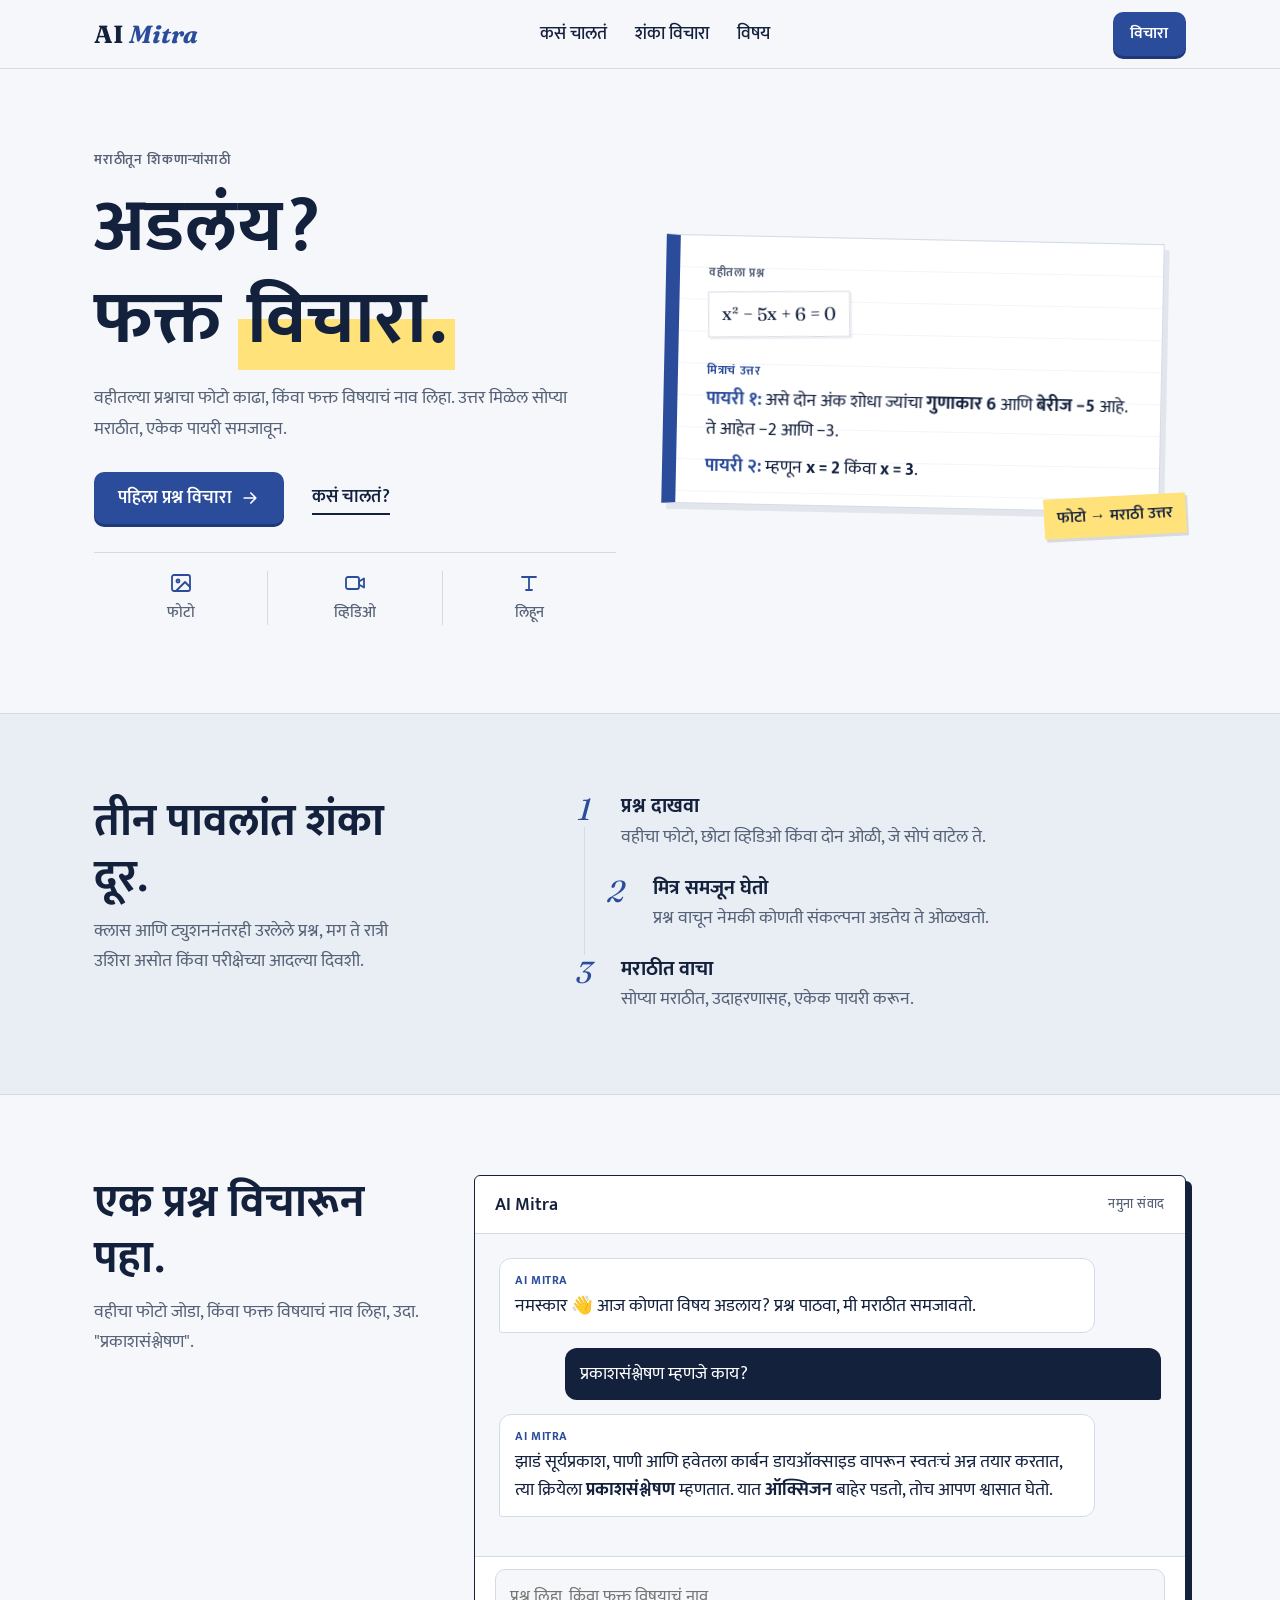
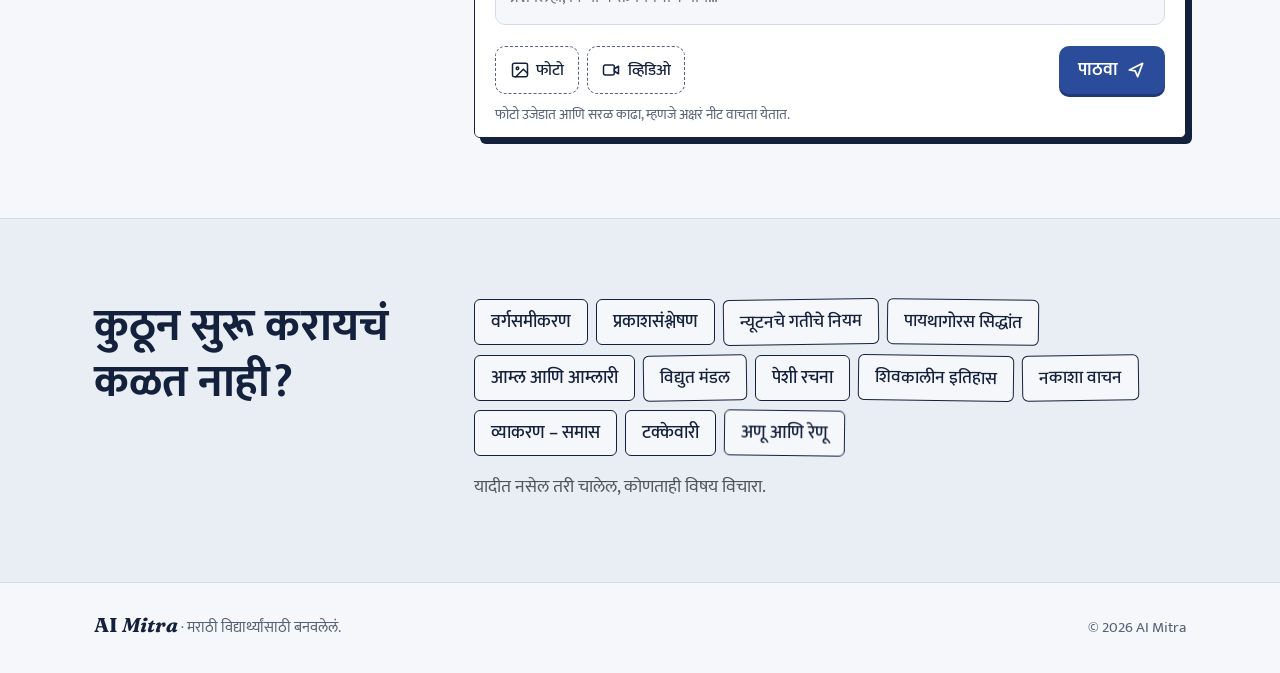
<file: index.html>
<!DOCTYPE html>
<!-- This is the HOME PAGE. The language is Marathi ("mr"). -->
<html lang="mr">

<head>
  <meta charset="UTF-8">

  <!-- Makes the page fit phone screens properly -->
  <meta name="viewport" content="width=device-width, initial-scale=1">

  <!-- The text shown on the browser tab -->
  <title>AI Mitra – तुमची शंका, तुमच्या भाषेत</title>

  <!-- A short description that Google can show -->
  <meta name="description" content="फोटो, व्हिडिओ किंवा टेक्स्टमधून तुमची शंका विचारा आणि मराठीत सोपं उत्तर मिळवा.">

  <!-- Google Fonts: Fraunces (logo and numbers) and Mukta (all other text) -->
  <link rel="preconnect" href="https://fonts.googleapis.com">
  <link rel="preconnect" href="https://fonts.gstatic.com" crossorigin>
  <link href="https://fonts.googleapis.com/css2?family=Fraunces:ital,opsz,wght@1,9..144,500;0,9..144,700&family=Mukta:wght@400;500;600;700&display=swap" rel="stylesheet">

  <!-- Bootstrap CSS (from the internet, so you need to be online) -->
  <link href="https://cdn.jsdelivr.net/npm/bootstrap@5.3.3/dist/css/bootstrap.min.css" rel="stylesheet">

  <!-- OUR OWN CSS. It is loaded after Bootstrap so our rules win. -->
  <link rel="stylesheet" href="css/style.css">
</head>

<body>

  <!-- ===================== PRELOADER =====================
       The logo screen that shows for about 2 seconds, then fades away.
       All the animation is done in css/style.css (section 14). -->
  <div class="preloader">
    <div class="preloader-inner">
      <p class="preloader-logo">
        <span class="preloader-ai">AI</span>
        <span class="preloader-mitra">Mitra</span>
      </p>
      <p class="preloader-tag">मराठीतून शिकणाऱ्यांसाठी</p>
    </div>
  </div>


  <!-- ===================== HEADER =====================
       The same header is copied on all 4 pages. -->
  <header class="site-header">
    <div class="container">

      <!-- Logo: clicking it goes to the home page -->
      <a class="brand" href="index.html">AI <span>Mitra</span></a>

      <!-- Links for big screens (hidden on phones by our CSS) -->
      <ul class="desktop-links">
        <li><a href="how-it-works.html">कसं चालतं</a></li>
        <li><a href="ask.html">शंका विचारा</a></li>
        <li><a href="topics.html">विषय</a></li>
      </ul>

      <div class="header-buttons">
        <a class="main-button main-button-small" href="ask.html">विचारा</a>

        <!-- The three-line button. The data-bs-... attributes tell Bootstrap
             to open the sliding menu that has id="menu". -->
        <button class="menu-button" type="button" data-bs-toggle="offcanvas" data-bs-target="#menu" aria-label="मेनू उघडा">
          <svg class="icon" viewBox="0 0 24 24"><path d="M4 8h16M4 16h11"/></svg>
        </button>
      </div>

    </div>
  </header>


  <!-- ===================== MENU THAT SLIDES IN (phones) =====================
       "offcanvas" and "offcanvas-end" are Bootstrap classes:
       a panel that slides in from the right side. -->
  <div class="offcanvas offcanvas-end" tabindex="-1" id="menu">

    <div class="offcanvas-header">
      <a class="brand" href="index.html">AI <span>Mitra</span></a>
      <!-- Bootstrap's close (X) button -->
      <button type="button" class="btn-close" data-bs-dismiss="offcanvas" aria-label="बंद करा"></button>
    </div>

    <div class="offcanvas-body">
      <a class="menu-link" href="how-it-works.html">कसं चालतं <small>०१</small></a>
      <a class="menu-link" href="ask.html">शंका विचारा <small>०२</small></a>
      <a class="menu-link" href="topics.html">विषय <small>०३</small></a>

      <a class="main-button" href="ask.html">
        पहिला प्रश्न विचारा
        <svg class="icon" viewBox="0 0 24 24"><path d="M5 12h14M13 6l6 6-6 6"/></svg>
      </a>
    </div>

  </div>


  <!-- ===================== MAIN CONTENT ===================== -->
  <main>

    <!-- ---------- HERO: the first big section ----------
         "row" and "col-lg-6" are Bootstrap's grid.
         On phones the two columns stack (one under the other).
         On screens 992px+ wide ("lg"), each column takes half the width (6 out of 12). -->
    <section class="hero">
      <div class="container">
        <div class="row align-items-center gy-4 gx-lg-5">

          <!-- LEFT COLUMN: text and buttons -->
          <div class="col-lg-6">
            <div class="eyebrow">मराठीतून शिकणाऱ्यांसाठी</div>

            <h1>अडलंय? <br>फक्त <span class="mark-word">विचारा.</span></h1>

            <p class="lead-text">
              वहीतल्या प्रश्नाचा फोटो काढा, किंवा फक्त विषयाचं नाव लिहा.
              उत्तर मिळेल सोप्या मराठीत, एकेक पायरी समजावून.
            </p>

            <div class="hero-buttons">
              <a href="ask.html" class="main-button">
                पहिला प्रश्न विचारा
                <svg class="icon" viewBox="0 0 24 24"><path d="M5 12h14M13 6l6 6-6 6"/></svg>
              </a>
              <a href="how-it-works.html" class="text-button"><span>कसं चालतं?</span></a>
            </div>

            <!-- Three small icons: photo, video, typing -->
            <ul class="ask-types">
              <li>
                <svg class="icon" viewBox="0 0 24 24"><rect x="3" y="4" width="18" height="16" rx="2"/><circle cx="9" cy="10" r="1.5"/><path d="M21 16l-5-5-9 9"/></svg>
                फोटो
              </li>
              <li>
                <svg class="icon" viewBox="0 0 24 24"><rect x="3" y="6" width="13" height="12" rx="2"/><path d="M16 10.5l5-3v9l-5-3z"/></svg>
                व्हिडिओ
              </li>
              <li>
                <svg class="icon" viewBox="0 0 24 24"><path d="M5 6h14M12 6v13M9 19h6"/></svg>
                लिहून
              </li>
            </ul>
          </div>

          <!-- RIGHT COLUMN: the notebook picture -->
          <div class="col-lg-6">
            <div class="notebook-wrap">

              <div class="notebook">
                <div class="notebook-label label-question mb-2">वहीतला प्रश्न</div>
                <div class="question-photo mb-4">x² − 5x + 6 = 0</div>

                <div class="notebook-label label-answer mb-1">मित्राचं उत्तर</div>
                <p class="notebook-step">
                  <b class="step-label">पायरी १:</b>
                  असे दोन अंक शोधा ज्यांचा <b>गुणाकार 6</b> आणि <b>बेरीज −5</b> आहे. ते आहेत −2 आणि −3.
                </p>
                <p class="notebook-step mb-0">
                  <b class="step-label">पायरी २:</b>
                  म्हणून <b>x = 2</b> किंवा <b>x = 3</b>.
                </p>
              </div>

              <div class="sticky-note">फोटो → मराठी उत्तर</div>

            </div>
          </div>

        </div>
      </div>
    </section>


    <!-- ---------- HOW IT WORKS: 3 steps ---------- -->
    <section class="section section-alt">
      <div class="container">
        <div class="row gy-4 gx-lg-5">

          <!-- Left: heading (4 of 12 columns on desktop) -->
          <div class="col-lg-4">
            <h2>तीन पावलांत शंका दूर.</h2>
            <p class="section-intro mb-0">क्लास आणि ट्युशननंतरही उरलेले प्रश्न, मग ते रात्री उशिरा असोत किंवा परीक्षेच्या आदल्या दिवशी.</p>
          </div>

          <!-- Right: steps (7 columns, with 1 empty column before it) -->
          <div class="col-lg-7 offset-lg-1">
            <div class="steps">

              <div class="step">
                <div class="step-number">1</div>
                <h3>प्रश्न दाखवा</h3>
                <p>वहीचा फोटो, छोटा व्हिडिओ किंवा दोन ओळी, जे सोपं वाटेल ते.</p>
              </div>

              <!-- "step-offset" moves this step a little to the right on desktop -->
              <div class="step step-offset">
                <div class="step-number">2</div>
                <h3>मित्र समजून घेतो</h3>
                <p>प्रश्न वाचून नेमकी कोणती संकल्पना अडतेय ते ओळखतो.</p>
              </div>

              <div class="step">
                <div class="step-number">3</div>
                <h3>मराठीत वाचा</h3>
                <p>सोप्या मराठीत, उदाहरणासह, एकेक पायरी करून.</p>
              </div>

            </div>
          </div>

        </div>
      </div>
    </section>


    <!-- ---------- CHAT: a sample conversation ---------- -->
    <section class="section">
      <div class="container">
        <div class="row gy-4 gx-lg-5">

          <div class="col-lg-4">
            <h2>एक प्रश्न विचारून पहा.</h2>
            <p class="section-intro mb-0">
              वहीचा फोटो जोडा, किंवा फक्त विषयाचं नाव लिहा, उदा. "प्रकाशसंश्लेषण".
            </p>
          </div>

          <div class="col-lg-8">
            <div class="chat-box">

              <div class="chat-head">
                <span>AI Mitra</span>
                <span class="chat-tag">नमुना संवाद</span>
              </div>

              <!-- The sample messages (just text for now, no real AI yet) -->
              <div class="chat-body">
                <div class="bubble mitra">
                  <small>AI MITRA</small>
                  नमस्कार 👋 आज कोणता विषय अडलाय? प्रश्न पाठवा, मी मराठीत समजावतो.
                </div>

                <div class="bubble me">प्रकाशसंश्लेषण म्हणजे काय?</div>

                <div class="bubble mitra">
                  <small>AI MITRA</small>
                  झाडं सूर्यप्रकाश, पाणी आणि हवेतला कार्बन डायऑक्साइड वापरून स्वतःचं अन्न तयार करतात,
                  त्या क्रियेला <b>प्रकाशसंश्लेषण</b> म्हणतात. यात <b>ऑक्सिजन</b> बाहेर पडतो, तोच आपण श्वासात घेतो.
                </div>
              </div>

              <!-- The typing area. The send button is type="button", so it does
                   nothing for now. Later, a backend developer connects it to the AI. -->
              <form class="composer">
                <textarea rows="2" placeholder="प्रश्न लिहा, किंवा फक्त विषयाचं नाव…"></textarea>

                <div class="composer-row">

                  <!-- A label that wraps a hidden file input.
                       "visually-hidden" is a Bootstrap class that hides the ugly
                       default file button but keeps it working. -->
                  <label class="attach-button">
                    <svg class="icon" viewBox="0 0 24 24"><rect x="3" y="4" width="18" height="16" rx="2"/><circle cx="9" cy="10" r="1.5"/><path d="M21 16l-5-5-9 9"/></svg>
                    फोटो
                    <input type="file" accept="image/*" class="visually-hidden">
                  </label>

                  <label class="attach-button">
                    <svg class="icon" viewBox="0 0 24 24"><rect x="3" y="6" width="13" height="12" rx="2"/><path d="M16 10.5l5-3v9l-5-3z"/></svg>
                    व्हिडिओ
                    <input type="file" accept="video/*" class="visually-hidden">
                  </label>

                  <button type="button" class="main-button">
                    पाठवा
                    <svg class="icon" viewBox="0 0 24 24"><path d="M4 12l16-8-6 16-3-7z"/></svg>
                  </button>

                </div>

                <p class="composer-note">फोटो उजेडात आणि सरळ काढा, म्हणजे अक्षरं नीट वाचता येतात.</p>
              </form>

            </div>
          </div>

        </div>
      </div>
    </section>


    <!-- ---------- TOPICS ---------- -->
    <section class="section section-alt">
      <div class="container">
        <div class="row gy-3 gx-lg-5">

          <div class="col-lg-4">
            <h2>कुठून सुरू करायचं कळत नाही?</h2>
          </div>

          <div class="col-lg-8">
            <div class="topic-list">
              <a class="topic" href="ask.html">वर्गसमीकरण</a>
              <a class="topic" href="ask.html">प्रकाशसंश्लेषण</a>
              <a class="topic tilt-left" href="ask.html">न्यूटनचे गतीचे नियम</a>
              <a class="topic tilt-right" href="ask.html">पायथागोरस सिद्धांत</a>
              <a class="topic" href="ask.html">आम्ल आणि आम्लारी</a>
              <a class="topic tilt-left" href="ask.html">विद्युत मंडल</a>
              <a class="topic" href="ask.html">पेशी रचना</a>
              <a class="topic tilt-right" href="ask.html">शिवकालीन इतिहास</a>
              <a class="topic tilt-left" href="ask.html">नकाशा वाचन</a>
              <a class="topic" href="ask.html">व्याकरण – समास</a>
              <a class="topic" href="ask.html">टक्केवारी</a>
              <a class="topic tilt-right" href="ask.html">अणू आणि रेणू</a>
            </div>

            <p class="text-muted mt-3 mb-0">यादीत नसेल तरी चालेल, कोणताही विषय विचारा.</p>
          </div>

        </div>
      </div>
    </section>

  </main>


  <!-- ===================== FOOTER ===================== -->
  <footer class="site-footer">
    <div class="container">
      <div><span class="brand">AI <span>Mitra</span></span> · मराठी विद्यार्थ्यांसाठी बनवलेलं.</div>
      <div>© 2026 AI Mitra</div>
    </div>
  </footer>


  <!-- Bootstrap JavaScript. We only need it for the sliding phone menu.
       We have not written any JavaScript of our own. -->
  <script src="https://cdn.jsdelivr.net/npm/bootstrap@5.3.3/dist/js/bootstrap.bundle.min.js"></script>

</body>
</html>
</file>
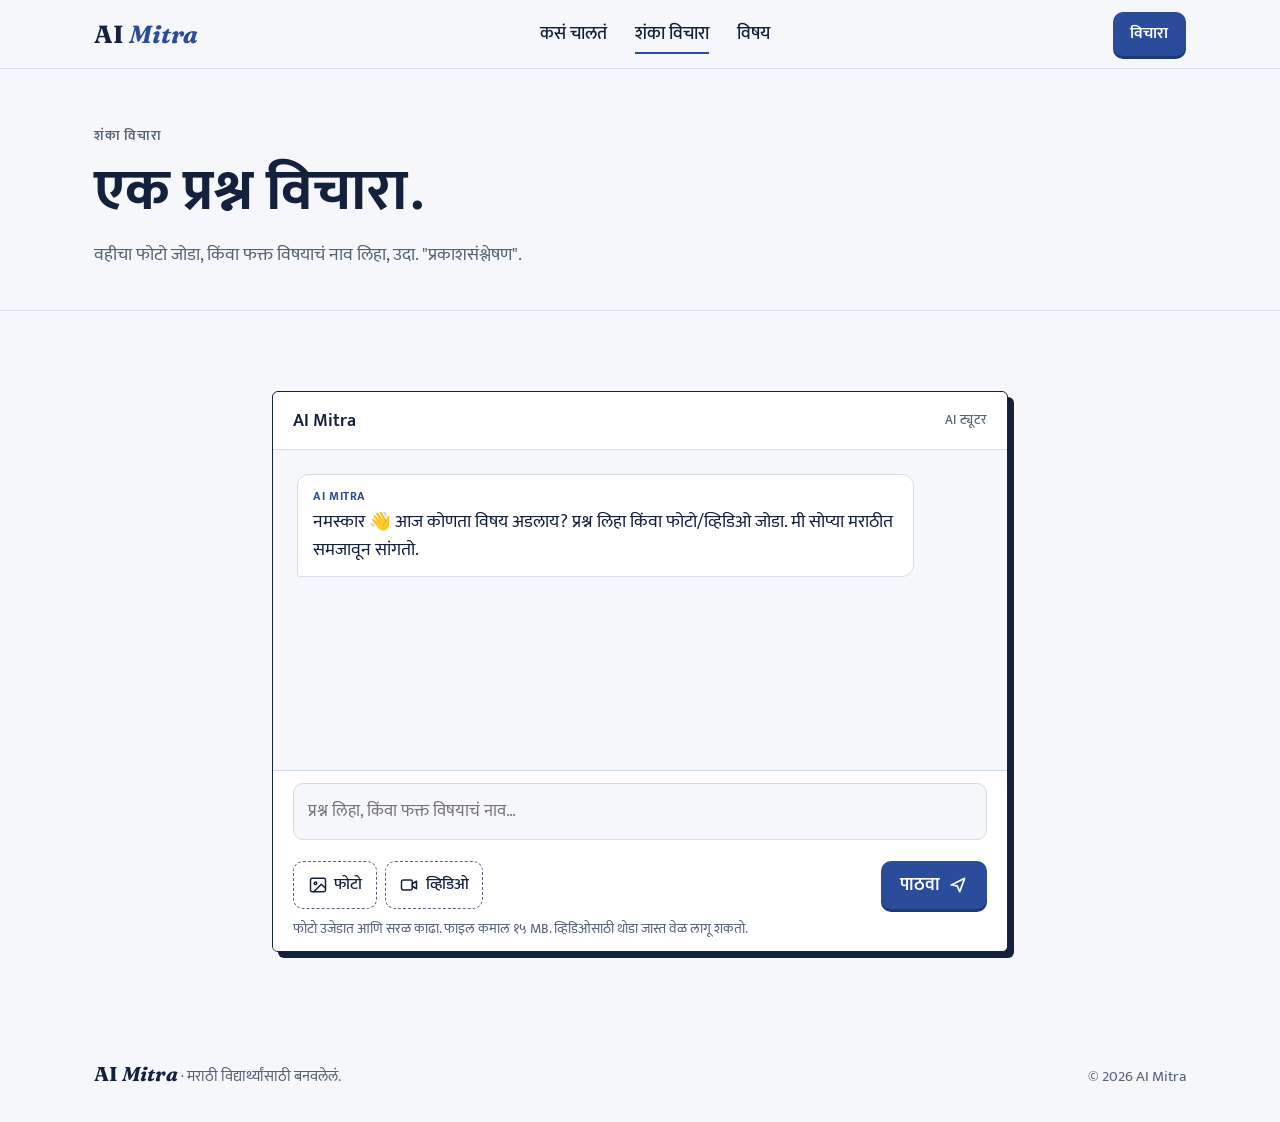
<file: ask.html>
<!DOCTYPE html>
<!-- PAGE 3: Ask a question. This page holds the chat box. -->
<html lang="mr">

<head>
  <meta charset="UTF-8">
  <meta name="viewport" content="width=device-width, initial-scale=1">
  <title>शंका विचारा – AI Mitra</title>
  <meta name="description" content="फोटो, व्हिडिओ किंवा टेक्स्टमधून तुमची शंका विचारा आणि मराठीत उत्तर मिळवा.">

  <link rel="preconnect" href="https://fonts.googleapis.com">
  <link rel="preconnect" href="https://fonts.gstatic.com" crossorigin>
  <link href="https://fonts.googleapis.com/css2?family=Fraunces:ital,opsz,wght@1,9..144,500;0,9..144,700&family=Mukta:wght@400;500;600;700&display=swap" rel="stylesheet">
  <link href="https://cdn.jsdelivr.net/npm/bootstrap@5.3.3/dist/css/bootstrap.min.css" rel="stylesheet">
  <link rel="stylesheet" href="css/style.css">
</head>

<body>

  <!-- ===================== HEADER ===================== -->
  <header class="site-header">
    <div class="container">
      <a class="brand" href="index.html">AI <span>Mitra</span></a>

      <ul class="desktop-links">
        <li><a href="how-it-works.html">कसं चालतं</a></li>
        <li><a class="active" href="ask.html">शंका विचारा</a></li>
        <li><a href="topics.html">विषय</a></li>
      </ul>

      <div class="header-buttons">
        <a class="main-button main-button-small" href="ask.html">विचारा</a>
        <button class="menu-button" type="button" data-bs-toggle="offcanvas" data-bs-target="#menu" aria-label="मेनू उघडा">
          <svg class="icon" viewBox="0 0 24 24"><path d="M4 8h16M4 16h11"/></svg>
        </button>
      </div>
    </div>
  </header>

  <!-- ===================== MENU THAT SLIDES IN (phones) ===================== -->
  <div class="offcanvas offcanvas-end" tabindex="-1" id="menu">
    <div class="offcanvas-header">
      <a class="brand" href="index.html">AI <span>Mitra</span></a>
      <button type="button" class="btn-close" data-bs-dismiss="offcanvas" aria-label="बंद करा"></button>
    </div>
    <div class="offcanvas-body">
      <a class="menu-link" href="how-it-works.html">कसं चालतं <small>०१</small></a>
      <a class="menu-link active" href="ask.html">शंका विचारा <small>०२</small></a>
      <a class="menu-link" href="topics.html">विषय <small>०३</small></a>

      <a class="main-button" href="ask.html">
        पहिला प्रश्न विचारा
        <svg class="icon" viewBox="0 0 24 24"><path d="M5 12h14M13 6l6 6-6 6"/></svg>
      </a>
    </div>
  </div>


  <main>

    <section class="page-head">
      <div class="container">
        <div class="eyebrow">शंका विचारा</div>
        <h1>एक प्रश्न विचारा.</h1>
        <p>वहीचा फोटो जोडा, किंवा फक्त विषयाचं नाव लिहा, उदा. "प्रकाशसंश्लेषण".</p>
      </div>
    </section>

    <section class="section">
      <div class="container">

        <!-- "centered" keeps the chat box in the middle on big screens -->
        <div class="chat-box centered">

          <div class="chat-head">
            <span>AI Mitra</span>
            <span class="chat-tag">AI ट्यूटर</span>
          </div>

          <!-- Chat messages are added here by app.js -->
          <div class="chat-body" id="chatBody" aria-live="polite">
            <div class="bubble mitra"><small>AI MITRA</small>नमस्कार 👋 आज कोणता विषय अडलाय? प्रश्न लिहा किंवा फोटो/व्हिडिओ जोडा. मी सोप्या मराठीत समजावून सांगतो.</div>
          </div>

          <!-- The typing area. The send button is type="button", so it does
               nothing for now. Later, a backend developer connects it to the AI. -->
          <form class="composer" id="chatForm">
            <textarea id="messageInput" name="message" rows="2" maxlength="4000" placeholder="प्रश्न लिहा, किंवा फक्त विषयाचं नाव…" aria-label="तुमचा प्रश्न"></textarea>

            <div class="composer-row">

              <!-- A label wrapped around a hidden file input.
                   Clicking the label opens the photo picker. -->
              <label class="attach-button">
                <svg class="icon" viewBox="0 0 24 24"><rect x="3" y="4" width="18" height="16" rx="2"/><circle cx="9" cy="10" r="1.5"/><path d="M21 16l-5-5-9 9"/></svg>
                फोटो
                <input id="imageInput" type="file" accept="image/jpeg,image/png,image/webp,image/heic,image/heif" class="visually-hidden">
              </label>

              <label class="attach-button">
                <svg class="icon" viewBox="0 0 24 24"><rect x="3" y="6" width="13" height="12" rx="2"/><path d="M16 10.5l5-3v9l-5-3z"/></svg>
                व्हिडिओ
                <input id="videoInput" type="file" accept="video/mp4,video/webm,video/quicktime" class="visually-hidden">
              </label>

              <button id="sendButton" type="submit" class="main-button">
                पाठवा
                <svg class="icon" viewBox="0 0 24 24"><path d="M4 12l16-8-6 16-3-7z"/></svg>
              </button>

            </div>

            <p class="composer-note" id="composerNote">फोटो उजेडात आणि सरळ काढा. फाइल कमाल १५ MB. व्हिडिओसाठी थोडा जास्त वेळ लागू शकतो.</p>
          </form>

        </div>

      </div>
    </section>

  </main>


  <!-- ===================== FOOTER ===================== -->
  <footer class="site-footer">
    <div class="container">
      <div><span class="brand">AI <span>Mitra</span></span> · मराठी विद्यार्थ्यांसाठी बनवलेलं.</div>
      <div>© 2026 AI Mitra</div>
    </div>
  </footer>

  <script src="https://cdn.jsdelivr.net/npm/bootstrap@5.3.3/dist/js/bootstrap.bundle.min.js"></script>
  <script src="/app.js" defer></script>

</body>
</html>
</file>
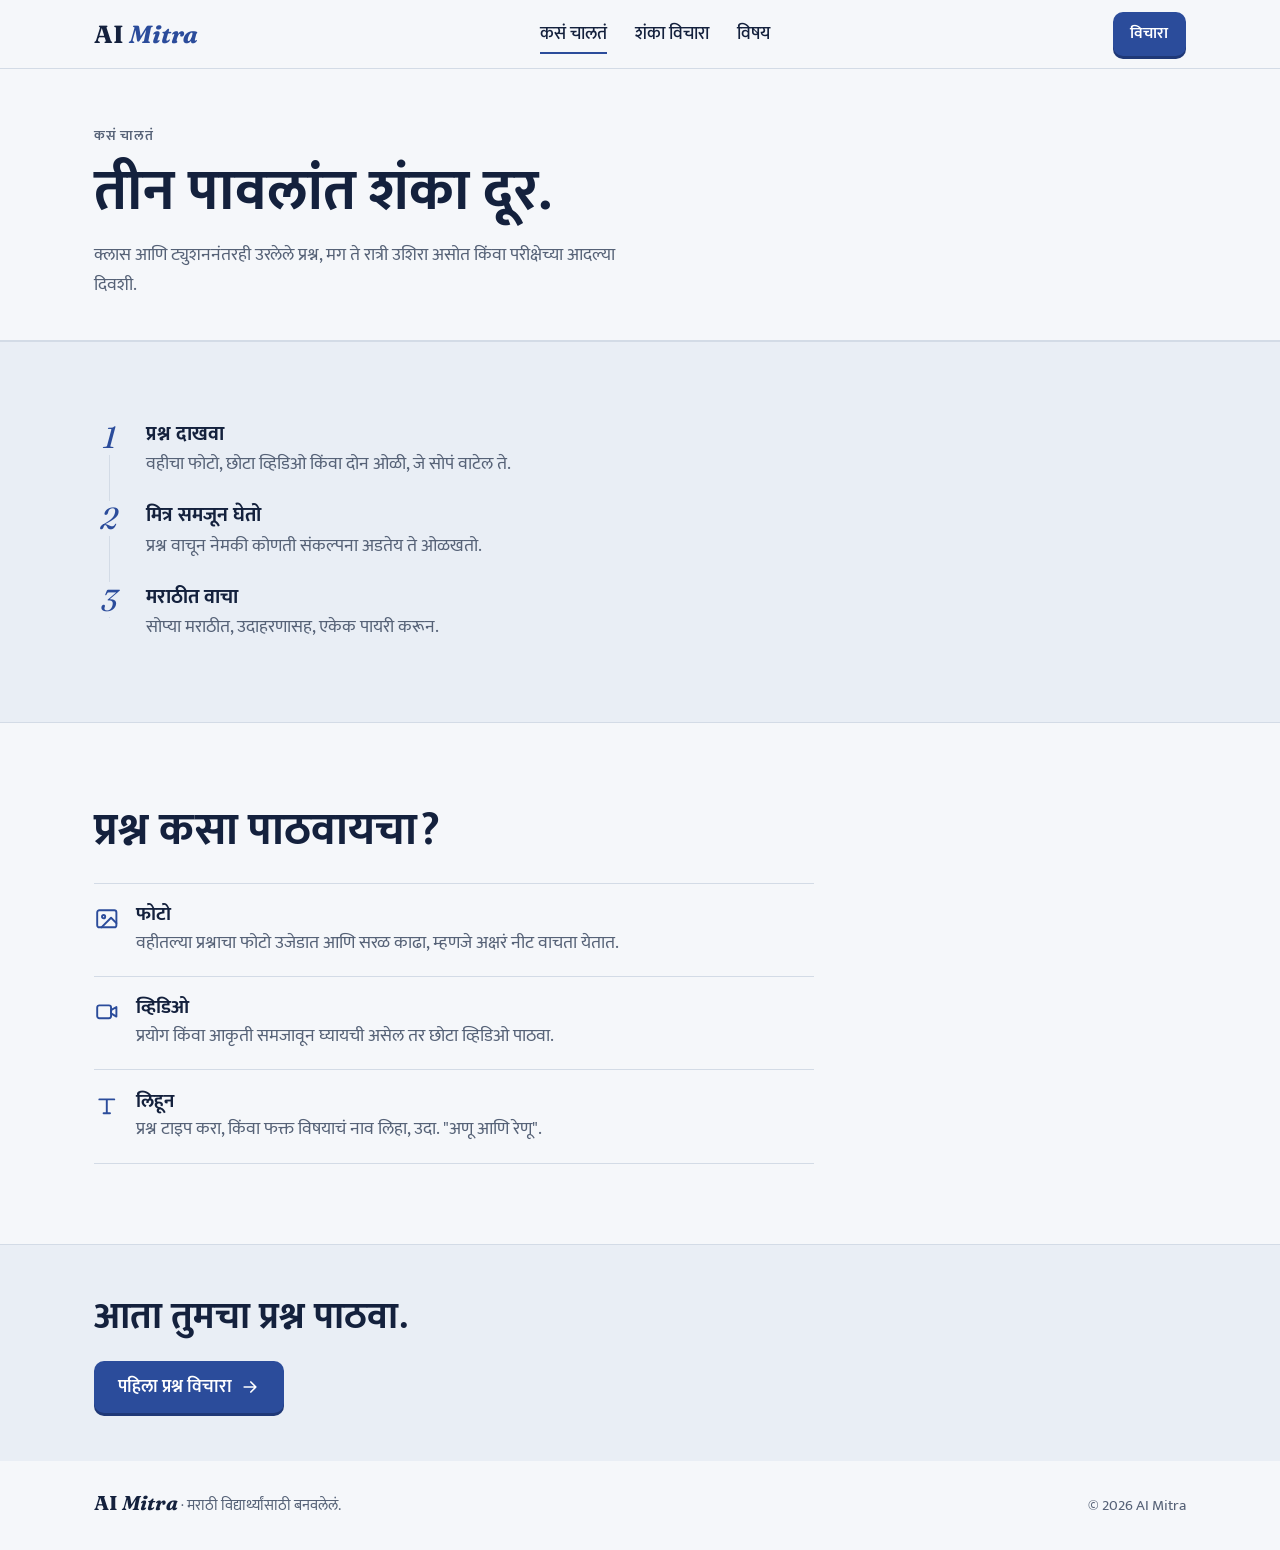
<file: how-it-works.html>
<!DOCTYPE html>
<!-- PAGE 2: How it works. The header, menu and footer are the same as the home page. -->
<html lang="mr">

<head>
  <meta charset="UTF-8">
  <meta name="viewport" content="width=device-width, initial-scale=1">
  <title>कसं चालतं – AI Mitra</title>
  <meta name="description" content="तीन पावलांत शंका दूर: प्रश्न दाखवा, मित्र समजून घेतो, मराठीत वाचा.">

  <link rel="preconnect" href="https://fonts.googleapis.com">
  <link rel="preconnect" href="https://fonts.gstatic.com" crossorigin>
  <link href="https://fonts.googleapis.com/css2?family=Fraunces:ital,opsz,wght@1,9..144,500;0,9..144,700&family=Mukta:wght@400;500;600;700&display=swap" rel="stylesheet">
  <link href="https://cdn.jsdelivr.net/npm/bootstrap@5.3.3/dist/css/bootstrap.min.css" rel="stylesheet">
  <link rel="stylesheet" href="css/style.css">
</head>

<body>

  <!-- ===================== HEADER ===================== -->
  <header class="site-header">
    <div class="container">
      <a class="brand" href="index.html">AI <span>Mitra</span></a>

      <!-- class="active" marks the page we are on (it gets a blue underline) -->
      <ul class="desktop-links">
        <li><a class="active" href="how-it-works.html">कसं चालतं</a></li>
        <li><a href="ask.html">शंका विचारा</a></li>
        <li><a href="topics.html">विषय</a></li>
      </ul>

      <div class="header-buttons">
        <a class="main-button main-button-small" href="ask.html">विचारा</a>
        <button class="menu-button" type="button" data-bs-toggle="offcanvas" data-bs-target="#menu" aria-label="मेनू उघडा">
          <svg class="icon" viewBox="0 0 24 24"><path d="M4 8h16M4 16h11"/></svg>
        </button>
      </div>
    </div>
  </header>

  <!-- ===================== MENU THAT SLIDES IN (phones) ===================== -->
  <div class="offcanvas offcanvas-end" tabindex="-1" id="menu">
    <div class="offcanvas-header">
      <a class="brand" href="index.html">AI <span>Mitra</span></a>
      <button type="button" class="btn-close" data-bs-dismiss="offcanvas" aria-label="बंद करा"></button>
    </div>
    <div class="offcanvas-body">
      <a class="menu-link active" href="how-it-works.html">कसं चालतं <small>०१</small></a>
      <a class="menu-link" href="ask.html">शंका विचारा <small>०२</small></a>
      <a class="menu-link" href="topics.html">विषय <small>०३</small></a>

      <a class="main-button" href="ask.html">
        पहिला प्रश्न विचारा
        <svg class="icon" viewBox="0 0 24 24"><path d="M5 12h14M13 6l6 6-6 6"/></svg>
      </a>
    </div>
  </div>


  <main>

    <!-- Top part of the page -->
    <section class="page-head">
      <div class="container">
        <div class="eyebrow">कसं चालतं</div>
        <h1>तीन पावलांत शंका दूर.</h1>
        <p>क्लास आणि ट्युशननंतरही उरलेले प्रश्न, मग ते रात्री उशिरा असोत किंवा परीक्षेच्या आदल्या दिवशी.</p>
      </div>
    </section>

    <!-- The 3 steps -->
    <section class="section section-alt">
      <div class="container">
        <div class="row">
          <div class="col-lg-8">
            <div class="steps">

              <div class="step">
                <div class="step-number">1</div>
                <h3>प्रश्न दाखवा</h3>
                <p>वहीचा फोटो, छोटा व्हिडिओ किंवा दोन ओळी, जे सोपं वाटेल ते.</p>
              </div>

              <div class="step">
                <div class="step-number">2</div>
                <h3>मित्र समजून घेतो</h3>
                <p>प्रश्न वाचून नेमकी कोणती संकल्पना अडतेय ते ओळखतो.</p>
              </div>

              <div class="step">
                <div class="step-number">3</div>
                <h3>मराठीत वाचा</h3>
                <p>सोप्या मराठीत, उदाहरणासह, एकेक पायरी करून.</p>
              </div>

            </div>
          </div>
        </div>
      </div>
    </section>

    <!-- Three ways to send a question -->
    <section class="section">
      <div class="container">
        <div class="row">
          <div class="col-lg-8">

            <h2>प्रश्न कसा पाठवायचा?</h2>

            <ul class="ways-list">
              <li class="way">
                <svg class="icon" viewBox="0 0 24 24"><rect x="3" y="4" width="18" height="16" rx="2"/><circle cx="9" cy="10" r="1.5"/><path d="M21 16l-5-5-9 9"/></svg>
                <div>
                  <h3>फोटो</h3>
                  <p>वहीतल्या प्रश्नाचा फोटो उजेडात आणि सरळ काढा, म्हणजे अक्षरं नीट वाचता येतात.</p>
                </div>
              </li>

              <li class="way">
                <svg class="icon" viewBox="0 0 24 24"><rect x="3" y="6" width="13" height="12" rx="2"/><path d="M16 10.5l5-3v9l-5-3z"/></svg>
                <div>
                  <h3>व्हिडिओ</h3>
                  <p>प्रयोग किंवा आकृती समजावून घ्यायची असेल तर छोटा व्हिडिओ पाठवा.</p>
                </div>
              </li>

              <li class="way">
                <svg class="icon" viewBox="0 0 24 24"><path d="M5 6h14M12 6v13M9 19h6"/></svg>
                <div>
                  <h3>लिहून</h3>
                  <p>प्रश्न टाइप करा, किंवा फक्त विषयाचं नाव लिहा, उदा. "अणू आणि रेणू".</p>
                </div>
              </li>
            </ul>

          </div>
        </div>
      </div>
    </section>

    <!-- Closing band with one button -->
    <section class="end-cta">
      <div class="container">
        <h2>आता तुमचा प्रश्न पाठवा.</h2>
        <a href="ask.html" class="main-button">
          पहिला प्रश्न विचारा
          <svg class="icon" viewBox="0 0 24 24"><path d="M5 12h14M13 6l6 6-6 6"/></svg>
        </a>
      </div>
    </section>

  </main>


  <!-- ===================== FOOTER ===================== -->
  <footer class="site-footer">
    <div class="container">
      <div><span class="brand">AI <span>Mitra</span></span> · मराठी विद्यार्थ्यांसाठी बनवलेलं.</div>
      <div>© 2026 AI Mitra</div>
    </div>
  </footer>

  <script src="https://cdn.jsdelivr.net/npm/bootstrap@5.3.3/dist/js/bootstrap.bundle.min.js"></script>

</body>
</html>
</file>
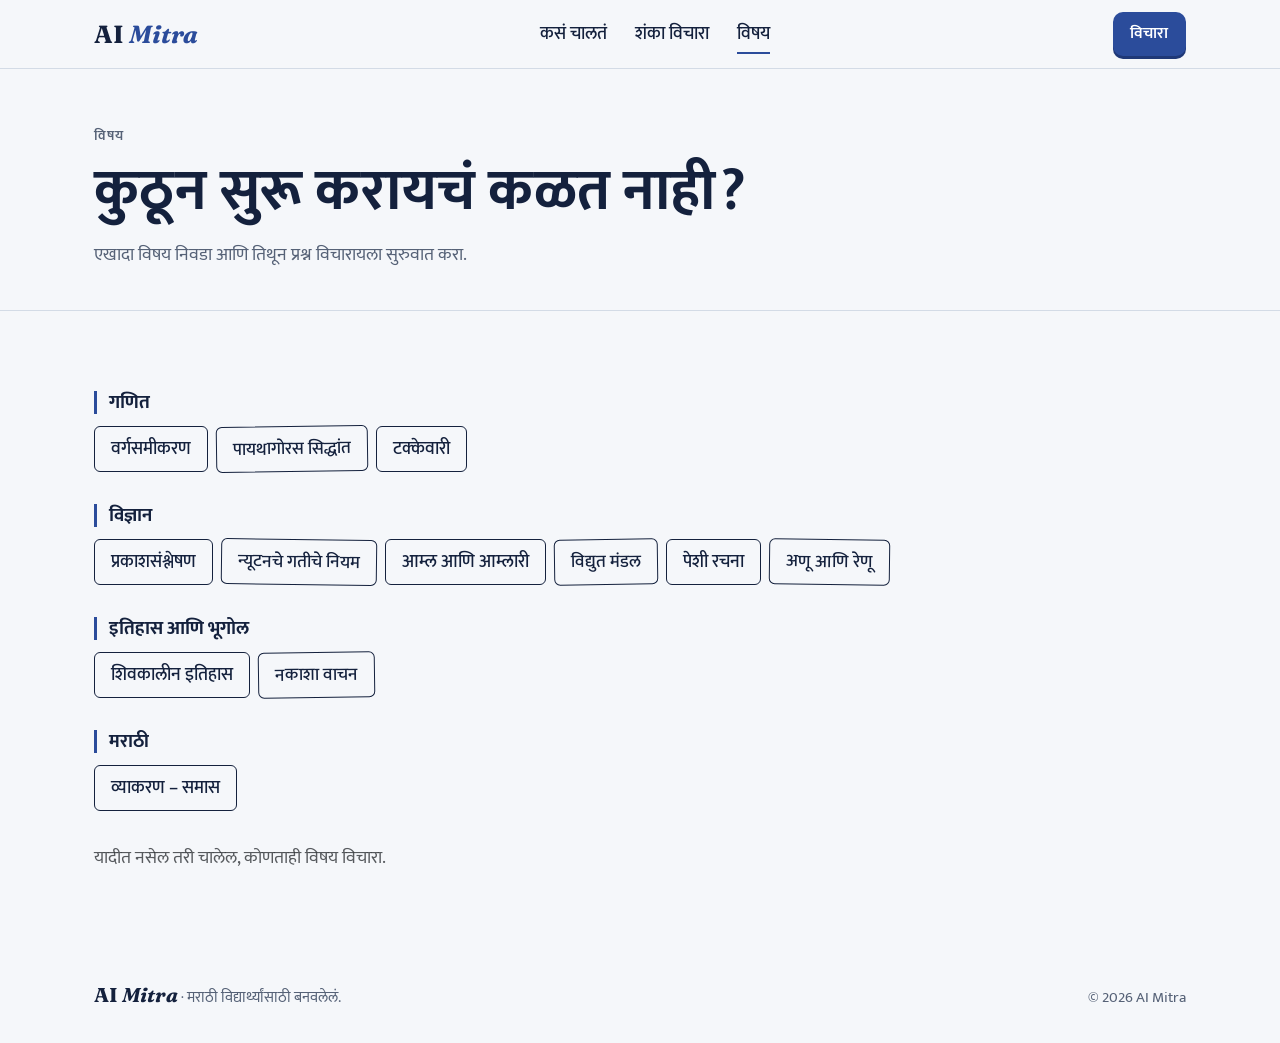
<file: topics.html>
<!DOCTYPE html>
<!-- PAGE 4: Topics. Subjects are grouped, each with its own topic buttons. -->
<html lang="mr">

<head>
  <meta charset="UTF-8">
  <meta name="viewport" content="width=device-width, initial-scale=1">
  <title>विषय – AI Mitra</title>
  <meta name="description" content="गणित, विज्ञान, इतिहास आणि मराठी: कोणताही विषय निवडा आणि प्रश्न विचारा.">

  <link rel="preconnect" href="https://fonts.googleapis.com">
  <link rel="preconnect" href="https://fonts.gstatic.com" crossorigin>
  <link href="https://fonts.googleapis.com/css2?family=Fraunces:ital,opsz,wght@1,9..144,500;0,9..144,700&family=Mukta:wght@400;500;600;700&display=swap" rel="stylesheet">
  <link href="https://cdn.jsdelivr.net/npm/bootstrap@5.3.3/dist/css/bootstrap.min.css" rel="stylesheet">
  <link rel="stylesheet" href="css/style.css">
</head>

<body>

  <!-- ===================== HEADER ===================== -->
  <header class="site-header">
    <div class="container">
      <a class="brand" href="index.html">AI <span>Mitra</span></a>

      <ul class="desktop-links">
        <li><a href="how-it-works.html">कसं चालतं</a></li>
        <li><a href="ask.html">शंका विचारा</a></li>
        <li><a class="active" href="topics.html">विषय</a></li>
      </ul>

      <div class="header-buttons">
        <a class="main-button main-button-small" href="ask.html">विचारा</a>
        <button class="menu-button" type="button" data-bs-toggle="offcanvas" data-bs-target="#menu" aria-label="मेनू उघडा">
          <svg class="icon" viewBox="0 0 24 24"><path d="M4 8h16M4 16h11"/></svg>
        </button>
      </div>
    </div>
  </header>

  <!-- ===================== MENU THAT SLIDES IN (phones) ===================== -->
  <div class="offcanvas offcanvas-end" tabindex="-1" id="menu">
    <div class="offcanvas-header">
      <a class="brand" href="index.html">AI <span>Mitra</span></a>
      <button type="button" class="btn-close" data-bs-dismiss="offcanvas" aria-label="बंद करा"></button>
    </div>
    <div class="offcanvas-body">
      <a class="menu-link" href="how-it-works.html">कसं चालतं <small>०१</small></a>
      <a class="menu-link" href="ask.html">शंका विचारा <small>०२</small></a>
      <a class="menu-link active" href="topics.html">विषय <small>०३</small></a>

      <a class="main-button" href="ask.html">
        पहिला प्रश्न विचारा
        <svg class="icon" viewBox="0 0 24 24"><path d="M5 12h14M13 6l6 6-6 6"/></svg>
      </a>
    </div>
  </div>


  <main>

    <section class="page-head">
      <div class="container">
        <div class="eyebrow">विषय</div>
        <h1>कुठून सुरू करायचं कळत नाही?</h1>
        <p>एखादा विषय निवडा आणि तिथून प्रश्न विचारायला सुरुवात करा.</p>
      </div>
    </section>

    <section class="section">
      <div class="container">

        <!-- Each "topic-group" is one subject with its topic buttons -->
        <div class="topic-group">
          <h2>गणित</h2>
          <div class="topic-list">
            <a class="topic" href="ask.html">वर्गसमीकरण</a>
            <a class="topic tilt-left" href="ask.html">पायथागोरस सिद्धांत</a>
            <a class="topic" href="ask.html">टक्केवारी</a>
          </div>
        </div>

        <div class="topic-group">
          <h2>विज्ञान</h2>
          <div class="topic-list">
            <a class="topic" href="ask.html">प्रकाशसंश्लेषण</a>
            <a class="topic tilt-right" href="ask.html">न्यूटनचे गतीचे नियम</a>
            <a class="topic" href="ask.html">आम्ल आणि आम्लारी</a>
            <a class="topic tilt-left" href="ask.html">विद्युत मंडल</a>
            <a class="topic" href="ask.html">पेशी रचना</a>
            <a class="topic tilt-right" href="ask.html">अणू आणि रेणू</a>
          </div>
        </div>

        <div class="topic-group">
          <h2>इतिहास आणि भूगोल</h2>
          <div class="topic-list">
            <a class="topic" href="ask.html">शिवकालीन इतिहास</a>
            <a class="topic tilt-left" href="ask.html">नकाशा वाचन</a>
          </div>
        </div>

        <div class="topic-group">
          <h2>मराठी</h2>
          <div class="topic-list">
            <a class="topic" href="ask.html">व्याकरण – समास</a>
          </div>
        </div>

        <p class="text-muted mb-0">यादीत नसेल तरी चालेल, कोणताही विषय विचारा.</p>

      </div>
    </section>

  </main>


  <!-- ===================== FOOTER ===================== -->
  <footer class="site-footer">
    <div class="container">
      <div><span class="brand">AI <span>Mitra</span></span> · मराठी विद्यार्थ्यांसाठी बनवलेलं.</div>
      <div>© 2026 AI Mitra</div>
    </div>
  </footer>

  <script src="https://cdn.jsdelivr.net/npm/bootstrap@5.3.3/dist/js/bootstrap.bundle.min.js"></script>

</body>
</html>
</file>
<file: css/style.css>
/* =====================================================================
   AI MITRA: style.css
   This one file styles all 4 pages.
   It is loaded AFTER Bootstrap, so when both say something about the
   same thing, our rule wins.

   HOW THE FILE IS BUILT (mobile first)
   The normal rules are for PHONES. Near the bottom, "media queries"
   change things for bigger screens (sections 16 and 17).

   TABLE OF CONTENTS
    1. Colours and sizes (the :root block)
    2. Base: page, text, links, icons
    3. Header
    4. Sliding menu (phones)
    5. Buttons
    6. Hero (top of the home page)
    7. Notebook picture
    8. Sections and the 3 steps
    9. "Ways to ask" list (how-it-works page)
   10. Chat box
   11. Topic buttons
   12. Page heading and closing band (inner pages)
   13. Footer
   14. Preloader (logo screen)
   15. Animations (@keyframes)
   16. Tablet screens (768px and up)
   17. Desktop screens (992px and up)
   18. "Reduce motion" setting
   ===================================================================== */


/* ---------------------------------------------------------------------
   1. COLOURS AND SIZES
   A CSS variable is a name for a value. Write it once here, then use it
   anywhere with var(--name). Change a colour here and the whole site
   changes.

   accent    = buttons, step numbers, "AI MITRA" labels
   highlight = the yellow word on the home page and the sticky note
   --------------------------------------------------------------------- */
:root {
  --paper: #F5F7FA;          /* page background */
  --paper-2: #E9EEF5;        /* slightly darker background for alternate sections */
  --ink: #14213D;            /* main text colour (dark blue) */
  --muted: #566277;          /* grey text */
  --line: #D3DBE6;           /* thin borders */
  --accent: #2B4C9B;         /* main blue */
  --accent-dark: #1F3877;    /* darker blue for hover / pressed */
  --highlight: #FFE27A;      /* yellow */

  --radius: 10px;            /* rounded corners for buttons and inputs */
  --header-height: 60px;
  --ease: cubic-bezier(.2, .7, .2, 1);   /* a smooth speed curve for animations */
}


/* ---------------------------------------------------------------------
   2. BASE
   --------------------------------------------------------------------- */

/* Bootstrap's "container" has a gutter (side space). We make it 2rem,
   so each side gets 1rem = 16px on phones. */
.container {
  --bs-gutter-x: 2rem;
}

body {
  font-family: 'Mukta', sans-serif;
  font-size: 1.05rem;
  line-height: 1.7;            /* Marathi letters need extra room for the matras */
  color: var(--ink);
  background: var(--paper);
  overflow-x: clip;            /* the page never scrolls sideways */
}

h1, h2, h3 {
  line-height: 1.25;
  font-weight: 700;
}

a {
  color: var(--accent);
}

/* The text you select with the mouse turns yellow */
::selection {
  background: var(--highlight);
}

/* A blue ring shows where the keyboard focus is (helps keyboard users) */
:focus-visible {
  outline: 3px solid var(--accent);
  outline-offset: 3px;
}

/* Logo font. "brand" is used in the header, menu and footer. */
.brand {
  font-family: 'Fraunces', serif;
  font-size: 1.55rem;
  font-weight: 700;
  line-height: 1;
  color: var(--ink);
  text-decoration: none;
}
.brand span {
  color: var(--accent);
  font-style: italic;
}

/* Our small icons are drawn as lines (outline only, no fill).
   "currentColor" means: use the same colour as the text around it. */
.icon {
  width: 1.25rem;
  height: 1.25rem;
  flex: none;                 /* never let a flex container squash the icon */
  fill: none;
  stroke: currentColor;
  stroke-width: 1.8;
  stroke-linecap: round;
  stroke-linejoin: round;
}


/* ---------------------------------------------------------------------
   3. HEADER
   "sticky" keeps the header at the top while the page scrolls.
   --------------------------------------------------------------------- */
.site-header {
  position: sticky;
  top: 0;
  z-index: 1030;              /* stays above the page content */
  background: var(--paper);
  border-bottom: 1px solid var(--line);
}

/* Flexbox: puts the logo on the left and the buttons on the right */
.site-header .container {
  height: var(--header-height);
  display: flex;
  align-items: center;             /* centre up-and-down */
  justify-content: space-between;  /* push items to the two ends */
  gap: .75rem;
}

.header-buttons {
  display: flex;
  align-items: center;
  gap: .5rem;
}

/* The three-line menu button (phones only) */
.menu-button {
  width: 44px;
  height: 44px;
  display: grid;
  place-items: center;        /* centres the icon inside */
  border: 1px solid var(--line);
  border-radius: var(--radius);
  background: transparent;
  color: var(--ink);
  transition: background-color .15s;
}
.menu-button:active {         /* :active = while it is being pressed */
  background: var(--paper-2);
}
.menu-button .icon {
  stroke-width: 2;
}

/* The links in the header are hidden on phones (shown in section 17) */
.desktop-links {
  display: none;
}


/* ---------------------------------------------------------------------
   4. SLIDING MENU (phones)
   "offcanvas" is a Bootstrap class. We only change how it looks.
   --------------------------------------------------------------------- */
.offcanvas {
  background: var(--paper);
  width: min(86vw, 360px);    /* 86% of the screen, but never more than 360px */
}

.offcanvas-header {
  height: var(--header-height);
  border-bottom: 1px solid var(--line);
  padding-inline: 1rem;
}
.offcanvas-header .brand {
  font-size: 1.5rem;
}

.offcanvas-body {
  display: flex;
  flex-direction: column;     /* links stack one under the other */
  padding: .5rem 1rem 1.5rem;
}

.menu-link {
  display: flex;
  justify-content: space-between;
  align-items: baseline;
  padding: 1.15rem 0;
  border-bottom: 1px solid var(--line);
  font-size: 1.5rem;
  font-weight: 600;
  color: var(--ink);
  text-decoration: none;
}
.menu-link small {            /* the small Marathi number on the right */
  font-family: 'Fraunces', serif;
  font-style: italic;
  font-size: 1rem;
  color: var(--accent);
}
.menu-link:active,
.menu-link.active {           /* .active = the page we are on (set in the HTML) */
  color: var(--accent);
}

.offcanvas-body .main-button {
  margin-top: 1.5rem;
}


/* ---------------------------------------------------------------------
   5. BUTTONS
   --------------------------------------------------------------------- */

/* The big blue button */
.main-button {
  display: inline-flex;
  align-items: center;
  justify-content: center;
  gap: .5rem;                          /* space between text and arrow */
  min-height: 52px;
  padding: 0 1.5rem;
  background: var(--accent);
  color: #fff;
  border: 0;
  border-radius: var(--radius);
  font-weight: 600;
  font-size: 1.1rem;
  text-decoration: none;
  box-shadow: 0 3px 0 var(--accent-dark);   /* flat edge, so it looks pressable */
  transition: transform .15s var(--ease), box-shadow .15s var(--ease), background-color .15s;
}
.main-button .icon {
  stroke-width: 2;
  transition: transform .2s var(--ease);
}
.main-button:hover {                  /* :hover = mouse is over it */
  background: var(--accent-dark);
  color: #fff;
}
.main-button:hover .icon,
.main-button:active .icon {
  transform: translateX(3px);         /* the arrow moves a little to the right */
}
.main-button:active {                 /* pressed: the button sinks down */
  transform: translateY(3px);
  box-shadow: 0 0 0 var(--accent-dark);
  color: #fff;
}

/* A smaller version (used in the header) */
.main-button-small {
  min-height: 44px;
  padding: 0 1.1rem;
  font-size: 1rem;
}

/* A simple text link with an underline ("कसं चालतं?") */
.text-button {
  display: inline-flex;
  align-items: center;
  justify-content: center;
  min-height: 48px;
  color: var(--ink);
  font-weight: 600;
  text-decoration: none;
}
.text-button span {
  border-bottom: 2px solid var(--ink);
  padding-bottom: 1px;
}
.text-button:active span {
  color: var(--accent);
  border-color: var(--accent);
}


/* ---------------------------------------------------------------------
   6. HERO (the first big section of the home page)
   --------------------------------------------------------------------- */
.hero {
  padding: 2.25rem 0 3rem;
}

/* The small grey text above a heading */
.eyebrow {
  font-size: .85rem;
  letter-spacing: .06em;
  font-weight: 600;
  color: var(--muted);
}

.hero h1 {
  /* clamp(smallest, ideal, biggest): the heading grows with the screen width */
  font-size: clamp(2.7rem, 13vw, 4.6rem);
  margin: .6rem 0 1rem;
}

/* The yellow marker behind "विचारा." It starts at width 0 and grows.
   The animation is in section 15. It waits 2.6s so the preloader finishes first. */
.mark-word {
  padding: 0 .12em;
  background-image: linear-gradient(var(--highlight), var(--highlight));
  background-repeat: no-repeat;
  background-position: 0 85%;      /* stick to the bottom of the word */
  background-size: 0 42%;          /* width 0, height 42% */
  animation: draw-marker .8s 2.6s var(--ease) forwards;
}

.lead-text {
  font-size: 1.15rem;
  color: var(--muted);
  max-width: 30rem;
  margin-bottom: 1.75rem;
}

/* Button + link. On phones: one under the other. */
.hero-buttons {
  display: flex;
  flex-direction: column;
  gap: .25rem;
}
.hero-buttons .main-button {
  width: 100%;
}

/* Three small icons: photo | video | typing */
.ask-types {
  list-style: none;
  display: flex;
  margin: 1.75rem 0 0;
  padding: 1.1rem 0 0;
  border-top: 1px solid var(--line);
}
.ask-types li {
  flex: 1;                         /* all three share the width equally */
  display: flex;
  flex-direction: column;          /* icon on top, word below */
  align-items: center;
  gap: .3rem;
  font-size: .95rem;
  font-weight: 500;
  color: var(--muted);
}
.ask-types li + li {               /* a thin line between the items */
  border-left: 1px solid var(--line);
}
.ask-types .icon {
  width: 1.5rem;
  height: 1.5rem;
  color: var(--accent);
}


/* ---------------------------------------------------------------------
   7. NOTEBOOK PICTURE (right side of the hero)
   "position: relative" on the wrapper lets the sticky note be placed
   with "position: absolute" inside it.
   --------------------------------------------------------------------- */
.notebook-wrap {
  position: relative;
  margin-top: 2.5rem;
  padding: 0 .4rem 1.75rem 0;
}

.notebook {
  background: #fff;
  border: 1px solid var(--line);
  border-left: 12px solid var(--accent);      /* the blue spine */
  padding: 1.25rem 1.1rem 1.1rem 1.25rem;
  transform: rotate(.8deg);                   /* slightly tilted */
  box-shadow: 5px 6px 0 rgba(20, 33, 61, .08);
  /* The ruled lines: a thin line repeats every 32px */
  background-image: repeating-linear-gradient(transparent, transparent 31px, #E4EAF2 32px);
  animation: notebook-settle .8s 2.4s var(--ease) both;
}

.notebook-label {
  font-size: .75rem;
  letter-spacing: .06em;
  font-weight: 700;
}
.label-question {
  color: var(--muted);
}
.label-answer {
  color: var(--accent);
}

/* The "photo" of the maths question */
.question-photo {
  display: inline-block;
  background: #fff;
  border: 1px solid var(--line);
  padding: .4rem .8rem;
  font-family: 'Fraunces', serif;
  font-size: 1.15rem;
  transform: rotate(-1.5deg);
  box-shadow: 2px 2px 0 rgba(0, 0, 0, .06);
}

.notebook-step {
  margin-bottom: .4rem;
}
.step-label {
  color: var(--accent);
}

/* The yellow sticky note in the corner */
.sticky-note {
  position: absolute;
  right: .5rem;
  bottom: 0;
  background: var(--highlight);
  padding: .4rem .8rem;
  font-weight: 600;
  font-size: .9rem;
  transform: rotate(-3deg);
  box-shadow: 2px 3px 0 rgba(0, 0, 0, .12);
}


/* ---------------------------------------------------------------------
   8. SECTIONS AND THE 3 STEPS
   --------------------------------------------------------------------- */
.section {
  padding: 3.5rem 0;
}

/* A section with a slightly darker background */
.section-alt {
  background: var(--paper-2);
  border-block: 1px solid var(--line);     /* border on top and bottom */
}

.section h2 {
  font-size: clamp(1.9rem, 8vw, 2.8rem);
  margin-bottom: .6rem;
}

.section-intro {
  color: var(--muted);
  margin-bottom: 1.5rem;
}

/* The steps look like a vertical timeline. */
.steps {
  position: relative;
}
/* ::before adds an extra piece with no HTML. Here it is the thin vertical line. */
.steps::before {
  content: "";
  position: absolute;
  left: .95rem;
  top: 1.5rem;
  bottom: 1.5rem;
  width: 1px;
  background: var(--line);
}

.step {
  position: relative;
  padding: 0 0 1.5rem 3.25rem;       /* big left padding leaves room for the number */
}
.step:last-child {
  padding-bottom: 0;
}

.step-number {
  position: absolute;                 /* placed in the empty left space */
  left: 0;
  top: -.15rem;
  width: 1.9rem;
  text-align: center;
  background: var(--paper-2);         /* hides the timeline line behind the number */
  padding: .15rem 0;
  font-family: 'Fraunces', serif;
  font-style: italic;
  font-size: 1.9rem;
  line-height: 1;
  color: var(--accent);
}

.step h3 {
  font-size: 1.25rem;
  margin-bottom: .15rem;
}
.step p {
  margin: 0;
  color: var(--muted);
}


/* ---------------------------------------------------------------------
   9. "WAYS TO ASK" LIST (how-it-works page)
   --------------------------------------------------------------------- */
.ways-list {
  list-style: none;
  padding: 0;
  margin: 1.5rem 0 0;
}

.way {
  display: flex;                      /* icon on the left, text on the right */
  gap: 1rem;
  padding: 1.15rem 0;
  border-top: 1px solid var(--line);
}
.way:last-child {
  border-bottom: 1px solid var(--line);
}
.way .icon {
  width: 1.6rem;
  height: 1.6rem;
  margin-top: .25rem;
  color: var(--accent);
}
.way h3 {
  font-size: 1.2rem;
  margin: 0 0 .1rem;
}
.way p {
  margin: 0;
  color: var(--muted);
}


/* ---------------------------------------------------------------------
   10. CHAT BOX
   On phones the chat touches both screen edges, like a messaging app.
   The negative margin (-1rem) cancels the 1rem side padding of the page.
   --------------------------------------------------------------------- */
.chat-box {
  background: #fff;
  border-block: 1px solid var(--ink);
  margin-inline: -1rem;
}

.chat-head {
  display: flex;
  align-items: center;
  justify-content: space-between;
  gap: .6rem;
  padding: .85rem 1rem;
  border-bottom: 1px solid var(--line);
  font-weight: 600;
}
.chat-tag {
  font-size: .8rem;
  font-weight: 500;
  letter-spacing: .04em;
  color: var(--muted);
}

.chat-body {
  padding: 1.25rem 1rem;
  min-height: 16rem;
  background: var(--paper);
}

/* One message */
.bubble {
  max-width: 90%;
  padding: .75rem .95rem;
  margin-bottom: .9rem;
  line-height: 1.6;
}
/* Your message: dark, on the right. The corner radius order is
   top-left, top-right, bottom-right, bottom-left. */
.bubble.me {
  background: var(--ink);
  color: #fff;
  margin-left: auto;                  /* auto margin pushes it to the right */
  border-radius: 12px 12px 3px 12px;
}
/* AI Mitra's message: white, on the left */
.bubble.mitra {
  background: #fff;
  border: 1px solid var(--line);
  border-radius: 12px 12px 12px 3px;
}
.bubble small {                       /* the "AI MITRA" label */
  display: block;
  margin-bottom: .1rem;
  font-size: .75rem;
  font-weight: 700;
  letter-spacing: .05em;
  color: var(--accent);
}

/* The typing area */
.composer {
  padding: .75rem 1rem;
  border-top: 1px solid var(--line);
  background: #fff;
}
.composer textarea {
  width: 100%;
  min-height: 3.4rem;
  max-height: 9rem;
  field-sizing: content;              /* grows while you type (newer browsers) */
  padding: .8rem .9rem;
  resize: none;
  font: inherit;
  font-size: 1.0625rem;               /* 17px: stops iPhones from zooming in when you tap */
  color: var(--ink);
  background: var(--paper);
  border: 1px solid var(--line);
  border-radius: var(--radius);
}
.composer textarea:focus {            /* :focus = the box you are typing in */
  outline: none;
  border-color: var(--accent);
  box-shadow: 0 0 0 3px rgba(43, 76, 155, .15);   /* soft blue glow */
}

.composer-row {
  display: flex;
  align-items: center;
  gap: .5rem;
  margin-top: .7rem;
}
.composer-row .main-button {
  margin-left: auto;                  /* the send button goes to the far right */
  min-height: 48px;
  padding: 0 1.2rem;
}

.composer-note {
  margin: .6rem 0 0;
  font-size: .875rem;
  line-height: 1.5;
  color: var(--muted);
}

/* "फोटो" and "व्हिडिओ" buttons: a label with a hidden file input inside.
   Clicking the label opens the file picker. */
.attach-button {
  display: inline-flex;
  align-items: center;
  gap: .4rem;
  min-height: 48px;
  padding: 0 .85rem;
  cursor: pointer;
  border: 1px dashed var(--muted);
  border-radius: var(--radius);
  font-weight: 500;
  font-size: 1rem;
  transition: background-color .15s, border-color .15s, color .15s;
}
.attach-button:active,
.attach-button:focus-within {         /* focus-within = the hidden input inside has focus */
  border-color: var(--accent);
  color: var(--accent);
  background: #EEF2FB;
}


/* ---------------------------------------------------------------------
   11. TOPIC BUTTONS
   --------------------------------------------------------------------- */

/* HOME PAGE, phones: the topics sit in 2 rows that you slide sideways. */
.topic-list {
  display: grid;
  grid-auto-flow: column;                 /* fill column by column, not row by row */
  grid-template-rows: repeat(2, auto);    /* 2 rows */
  grid-auto-columns: max-content;         /* each column is as wide as its text */
  gap: .6rem;
  overflow-x: auto;                       /* allow sideways scrolling */
  scrollbar-width: none;                  /* hide the scrollbar (Firefox) */
  margin-inline: -1rem;                   /* touch both screen edges */
  padding: .25rem 1rem;
}
.topic-list::-webkit-scrollbar {          /* hide the scrollbar (Chrome, Safari) */
  display: none;
}

/* TOPICS PAGE (all screens): the buttons simply wrap onto new lines.
   This rule is more specific, so it beats the one above. */
.topic-group .topic-list {
  display: flex;
  flex-wrap: wrap;
  gap: .6rem .5rem;
  overflow: visible;
  margin-inline: 0;
  padding: 0;
}

.topic-group {
  margin-bottom: 2rem;
}
.topic-group h2 {                         /* subject name, with a blue bar on the left */
  font-size: 1.2rem;
  line-height: 1.2;
  margin-bottom: .75rem;
  padding-left: .75rem;
  border-left: 3px solid var(--accent);
}

/* One topic button */
.topic {
  display: inline-flex;
  align-items: center;
  min-height: 46px;
  padding: 0 1rem;
  border: 1px solid var(--ink);
  border-radius: 6px;
  background: var(--paper);
  color: var(--ink);
  font-weight: 500;
  text-decoration: none;
  transition: background-color .15s;
}
.topic:active {
  background: var(--highlight);
  color: var(--ink);
}


/* ---------------------------------------------------------------------
   12. PAGE HEADING AND CLOSING BAND (inner pages)
   --------------------------------------------------------------------- */
.page-head {
  padding: 2.25rem 0 2rem;
  border-bottom: 1px solid var(--line);
}
.page-head h1 {
  font-size: clamp(2.3rem, 10vw, 3.6rem);
  margin: .5rem 0 .75rem;
}
.page-head p {
  max-width: 34rem;
  margin: 0;
  color: var(--muted);
}

/* The band with one button at the bottom of how-it-works.html */
.end-cta {
  padding: 3rem 0;
  background: var(--paper-2);
  border-top: 1px solid var(--line);
}
.end-cta h2 {
  font-size: clamp(1.7rem, 7vw, 2.4rem);
  margin-bottom: 1.25rem;
}


/* ---------------------------------------------------------------------
   13. FOOTER
   --------------------------------------------------------------------- */
.site-footer {
  padding: 2rem 0;
  font-size: .95rem;
  color: var(--muted);
}
.site-footer .container {
  display: flex;
  flex-direction: column;             /* phones: one line under the other */
  gap: .35rem;
}
/* The logo in the footer is smaller and all one colour */
.site-footer .brand {
  font-size: 1.25rem;
}
.site-footer .brand span {
  color: inherit;
}


/* ---------------------------------------------------------------------
   14. PRELOADER (the logo screen, only on the home page)
   It covers the whole screen, plays a small animation, then fades away.
   Total time: about 2.5 seconds, all in CSS (no JavaScript).

   TO CHANGE THE TIME:
   - the "2s" in `animation: preloader-fade ... 2s` below = when it starts fading
   - the "2s" in `animation: preloader-fill 2s` = how long the blue line takes
   - the hero animations (.mark-word and .notebook) wait 2.6s and 2.4s
     so they start after the preloader. Change those too.
   --------------------------------------------------------------------- */
.preloader {
  position: fixed;                    /* stays fixed on the screen */
  inset: 0;                           /* shortcut for top, right, bottom, left = 0 */
  z-index: 2000;                      /* above everything, even the menu */
  display: grid;
  place-items: center;
  background: var(--paper);
  animation: preloader-fade .5s 2s var(--ease) forwards;
}

.preloader-inner {
  text-align: center;
  padding: 0 1rem;
}

.preloader-logo {
  display: inline-flex;
  gap: .28em;
  margin: 0;
  font-family: 'Fraunces', serif;
  font-weight: 700;
  line-height: 1.1;
  font-size: clamp(2.8rem, 15vw, 4.2rem);
  color: var(--ink);
}

/* The two words start invisible, then rise one after the other */
.preloader-ai,
.preloader-mitra {
  opacity: 0;
  animation: preloader-rise .6s var(--ease) forwards;
}
.preloader-ai {
  animation-delay: .1s;
}
.preloader-mitra {
  position: relative;
  z-index: 0;
  font-style: italic;
  color: var(--accent);
  animation-delay: .3s;
}
/* The yellow marker stroke that draws itself under "Mitra" */
.preloader-mitra::after {
  content: "";
  position: absolute;
  z-index: -1;                        /* behind the letters */
  left: -.06em;
  right: -.06em;
  bottom: .1em;
  height: .34em;
  background: var(--highlight);
  transform: scaleX(0);               /* width 0 at the start */
  transform-origin: left;             /* it grows from the left side */
  animation: preloader-draw .6s .8s var(--ease) forwards;
}

.preloader-tag {
  margin: .9rem 0 0;
  font-size: .95rem;
  color: var(--muted);
  opacity: 0;
  animation: preloader-rise .6s 1s var(--ease) forwards;
}

/* The thin blue progress line at the bottom of the screen */
.preloader::after {
  content: "";
  position: absolute;
  left: 0;
  right: 0;
  bottom: 0;
  height: 3px;
  background: var(--accent);
  transform: scaleX(0);
  transform-origin: left;
  animation: preloader-fill 2s linear forwards;
}


/* ---------------------------------------------------------------------
   15. ANIMATIONS
   @keyframes describes a change over time. A rule above then uses it with
   `animation: name duration delay speed-curve ...`.
   "from" is the start, "to" is the end. If "from" is missing, the
   element's normal style is the start.
   --------------------------------------------------------------------- */

/* Yellow marker behind the hero word grows to full width */
@keyframes draw-marker {
  to { background-size: 100% 42%; }
}

/* The notebook fades in and settles into place */
@keyframes notebook-settle {
  from { opacity: 0; transform: rotate(2.4deg) translateY(12px); }
}

/* Whole preloader fades out */
@keyframes preloader-fade {
  to { opacity: 0; visibility: hidden; }
}

/* Logo words and tagline float up while fading in */
@keyframes preloader-rise {
  from { opacity: 0; transform: translateY(14px); }
  to   { opacity: 1; transform: none; }
}

/* Yellow stroke under "Mitra" and the blue progress line both grow to full width */
@keyframes preloader-draw {
  to { transform: scaleX(1); }
}
@keyframes preloader-fill {
  to { transform: scaleX(1); }
}


/* ---------------------------------------------------------------------
   16. TABLET SCREENS (768px and up)
   Everything inside @media (min-width: 768px) { ... } only applies when
   the screen is at least 768px wide. It overrides the phone rules above.
   --------------------------------------------------------------------- */
@media (min-width: 768px) {

  body {
    font-size: 1.1rem;
  }
  .container {
    --bs-gutter-x: 3rem;
  }
  .section {
    padding: 5rem 0;
  }
  .page-head {
    padding: 3.5rem 0 2.5rem;
  }

  /* Hero: button and link sit side by side */
  .hero-buttons {
    flex-direction: row;
    align-items: center;
    gap: 1.75rem;
  }
  .hero-buttons .main-button {
    width: auto;
  }

  /* Chat becomes a framed card with a flat shadow */
  .chat-box {
    margin-inline: 0;
    border: 1px solid var(--ink);
    border-radius: 6px;
    box-shadow: 6px 6px 0 var(--ink);
    overflow: hidden;                 /* keeps the inside from poking out of the rounded corners */
  }
  .chat-box.centered {                /* on ask.html: keep the card in the middle */
    margin-inline: auto;
    max-width: 46rem;
  }
  .chat-body {
    padding: 1.5rem;
    min-height: 20rem;
  }
  .chat-head,
  .composer {
    padding-inline: 1.25rem;
  }

  /* Home page topics: no more sideways scrolling, buttons wrap instead */
  .topic-list {
    display: flex;
    flex-wrap: wrap;
    gap: .6rem .5rem;
    overflow: visible;
    margin-inline: 0;
    padding: 0;
  }
  .topic:hover {
    background: var(--highlight);
  }
  /* A tiny tilt on some buttons, like labels placed by hand */
  .tilt-left {
    transform: rotate(-.8deg);
  }
  .tilt-right {
    transform: rotate(.7deg);
  }

  /* Footer: the two parts sit on one line, one left and one right */
  .site-footer .container {
    flex-direction: row;
    justify-content: space-between;
  }
}


/* ---------------------------------------------------------------------
   17. DESKTOP SCREENS (992px and up)
   --------------------------------------------------------------------- */
@media (min-width: 992px) {

  :root {
    --header-height: 68px;
  }

  /* Phone menu button is not needed: show the links instead */
  .menu-button {
    display: none;
  }
  .desktop-links {
    display: flex;
    gap: 1.75rem;
    list-style: none;
    margin: 0;
    padding: 0;
  }
  .desktop-links a {
    position: relative;
    padding: .4rem 0;
    color: var(--ink);
    font-weight: 500;
    text-decoration: none;
  }
  /* The blue underline: width 0 normally, full width on hover
     and on the page we are on (class="active") */
  .desktop-links a::after {
    content: "";
    position: absolute;
    left: 0;
    bottom: 0;
    width: 0;
    height: 2px;
    background: var(--accent);
    transition: width .25s var(--ease);
  }
  .desktop-links a:hover::after,
  .desktop-links a.active::after {
    width: 100%;
  }

  .hero {
    padding: 5rem 0 5.5rem;
  }
  .notebook-wrap {
    margin-top: 0;
    padding: 0 1.5rem 1.75rem 0;
  }
  .notebook {
    padding: 1.6rem 1.6rem 1.4rem 1.8rem;
    border-left-width: 14px;
    transform: rotate(1.2deg);
  }
  .sticky-note {
    right: 0;
    font-size: 1rem;
  }

  /* Step 2 moves a little to the right (class="step step-offset") */
  .step-offset {
    margin-left: 2rem;
  }
}


/* ---------------------------------------------------------------------
   18. "REDUCE MOTION" SETTING
   Some people turn on "reduce motion" on their phone or computer.
   For them we switch off the animations and skip the preloader.
   --------------------------------------------------------------------- */
@media (prefers-reduced-motion: reduce) {
  *,
  *::before,
  *::after {
    animation: none !important;
    transition: none !important;
  }
  .mark-word {
    background-size: 100% 42%;        /* show the yellow marker straight away */
  }
  .preloader {
    display: none;
  }
}


/* Backend-powered chat response formatting */
.bubble > div { white-space: pre-wrap; overflow-wrap: anywhere; }
.composer .main-button:disabled { opacity: 0.65; cursor: wait; }
</file>
